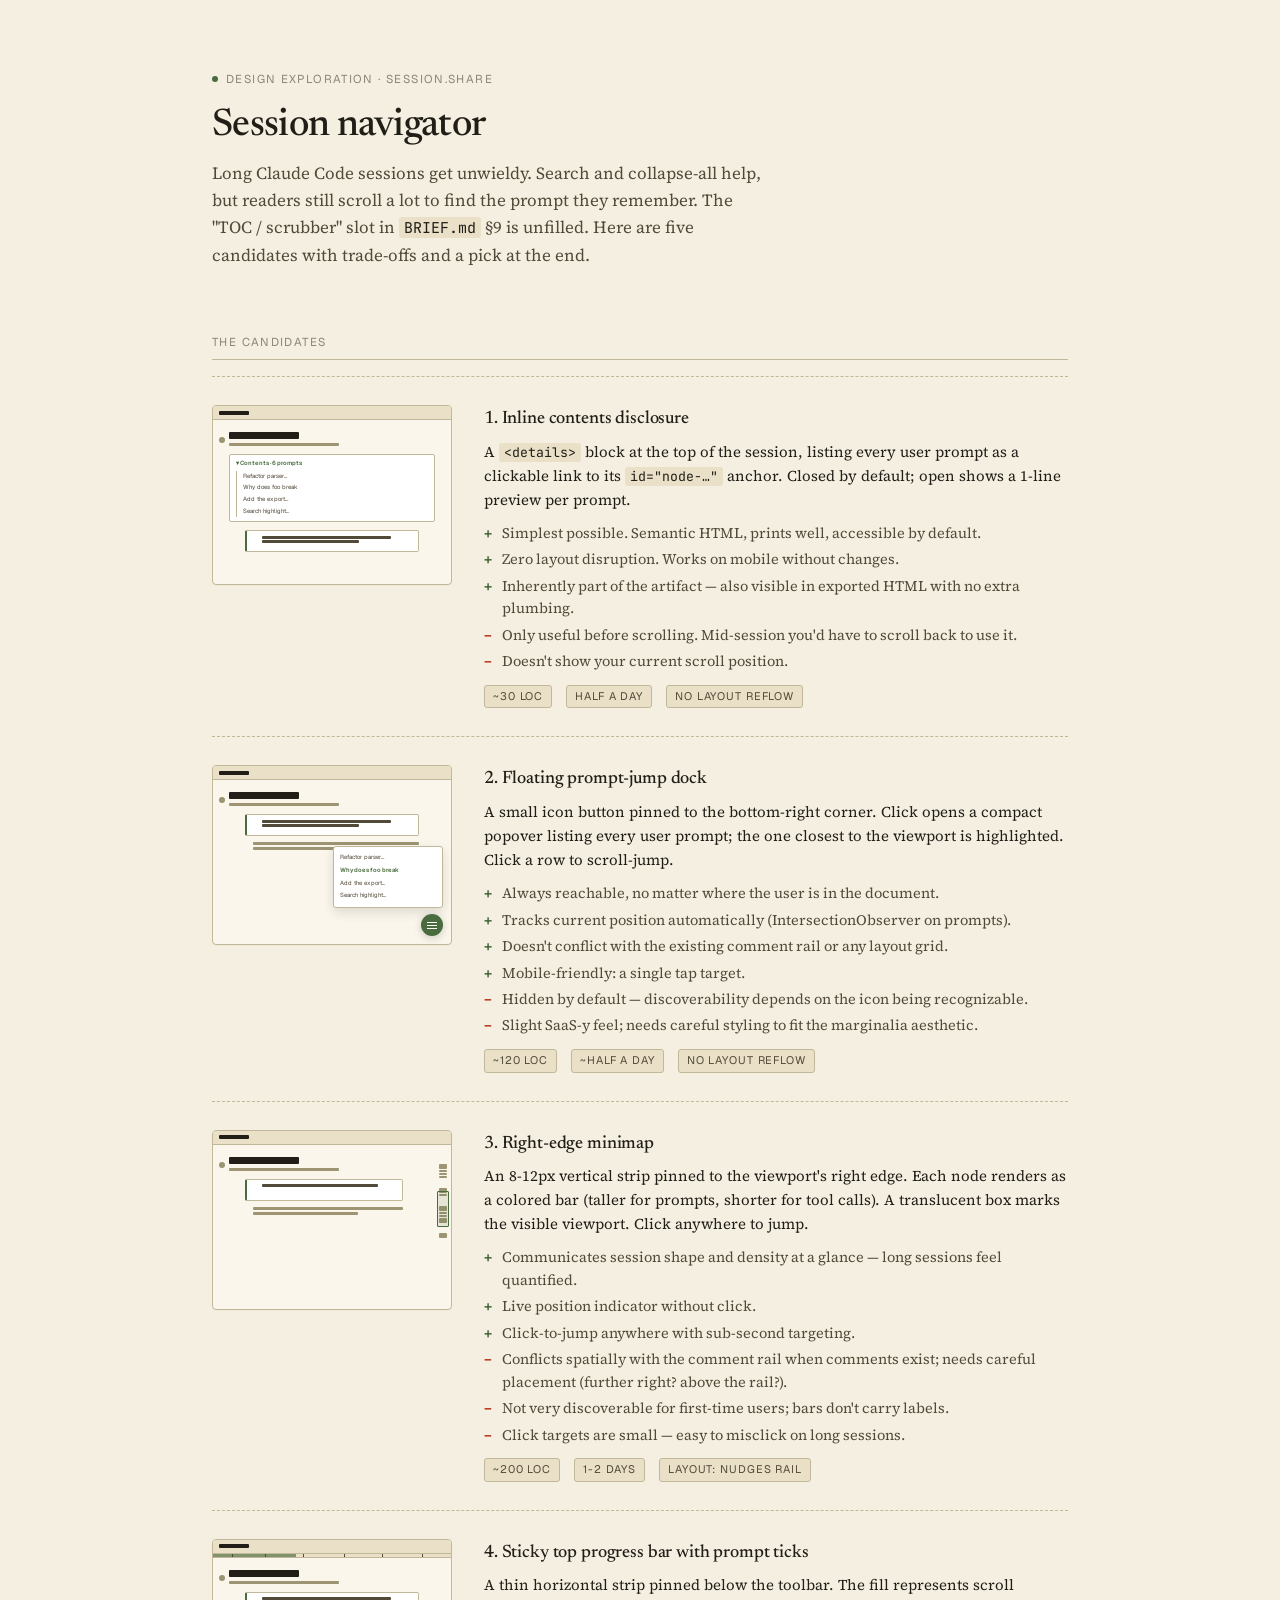
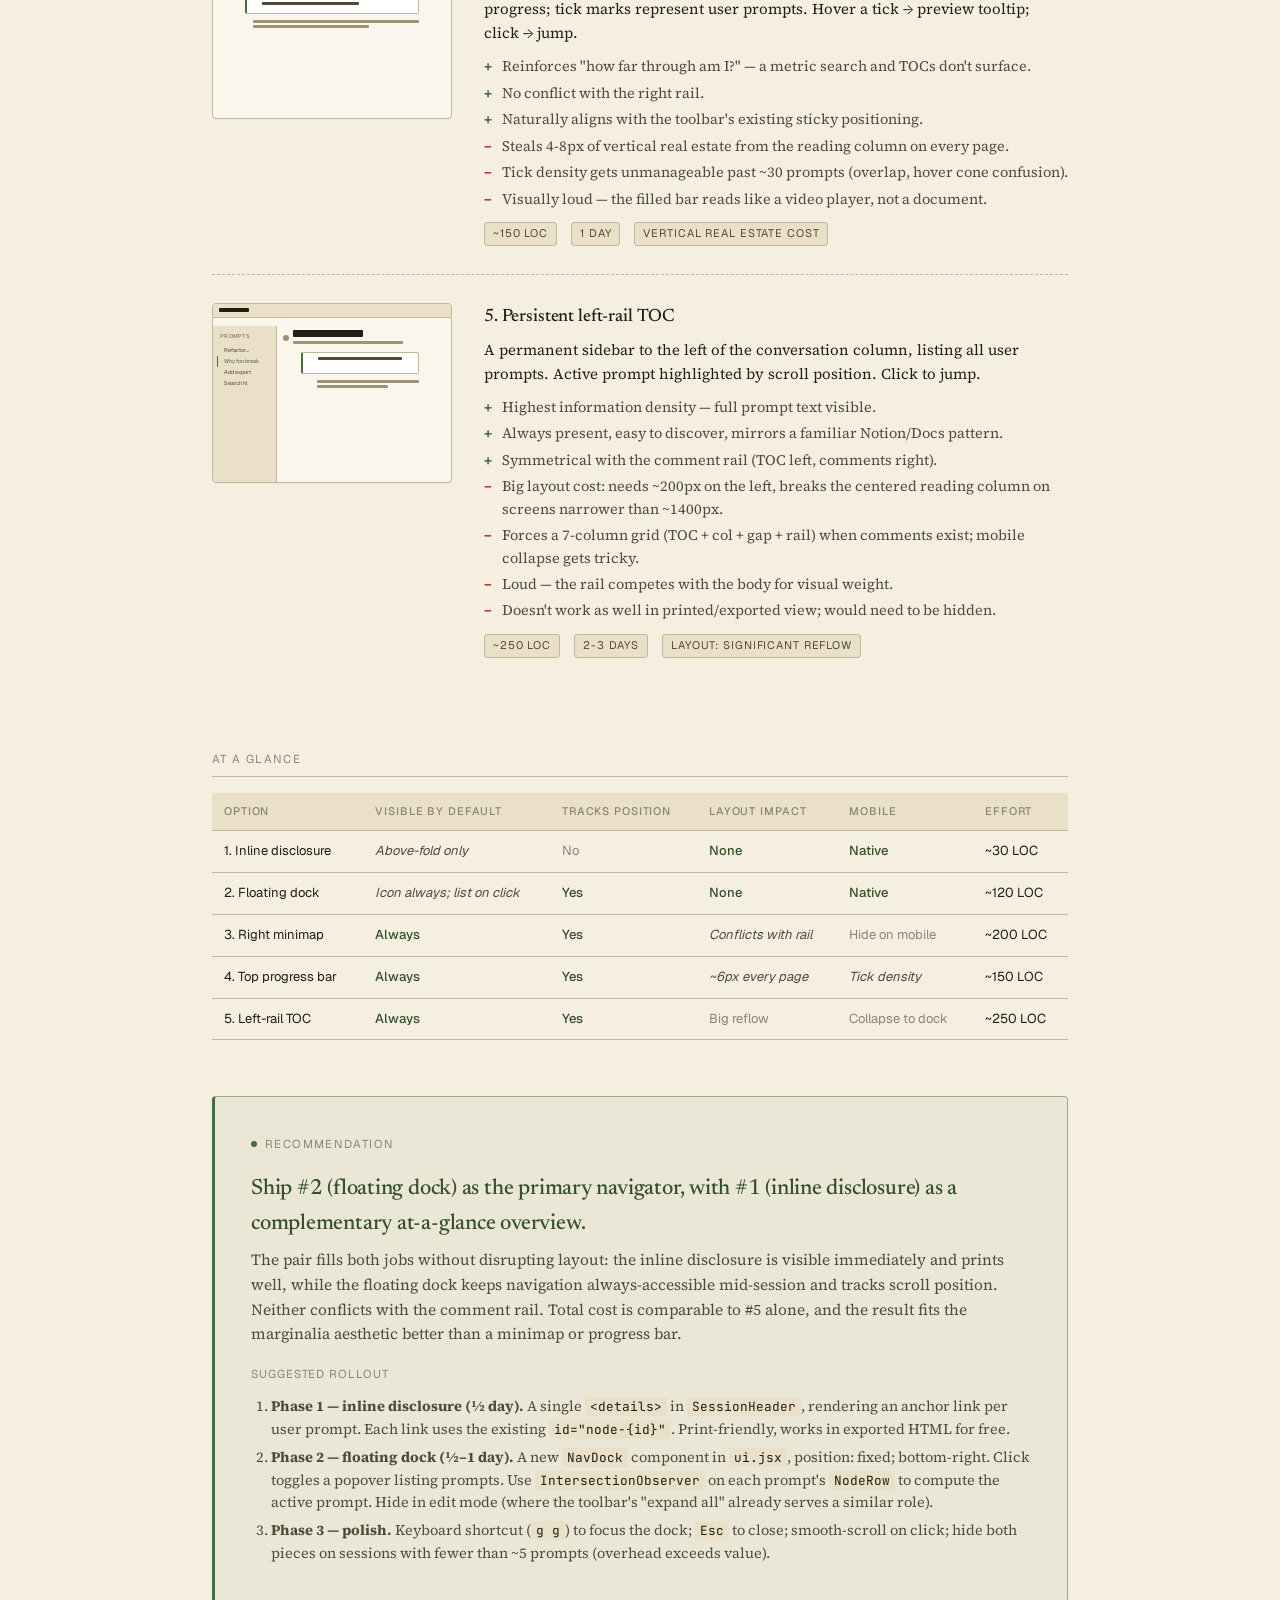
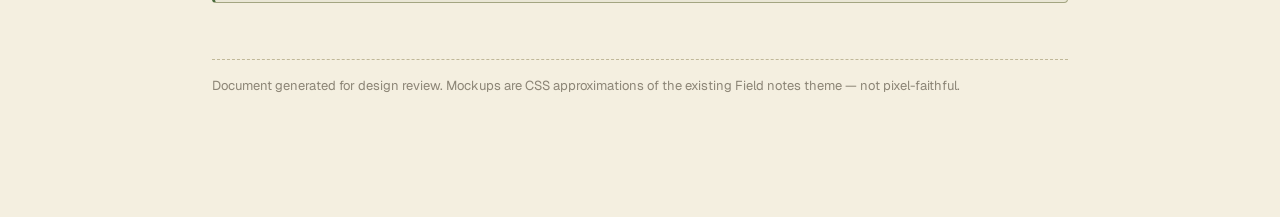
<file: docs/scrubber-options.html>
<!DOCTYPE html>
<html lang="en">
<head>
<meta charset="utf-8">
<meta name="viewport" content="width=device-width,initial-scale=1">
<title>Session navigator — design options</title>
<style>
  @import url('https://fonts.googleapis.com/css2?family=Newsreader:wght@400;500;600&family=Source+Serif+4:wght@400;500;600&family=Geist:wght@400;500;600&family=JetBrains+Mono:wght@400;500&display=swap');

  :root {
    --paper:   #F4EFE0;
    --paper-2: #E9E0C7;
    --ink:     #211E18;
    --ink-2:   #524A38;
    --muted:   #8C8576;
    --rule:    #C0B898;
    --rule-2:  #9C9472;
    --accent:  #4A6B3D;
    --accent-2: #36502B;
    --error:   #B53A1F;
  }

  * { box-sizing: border-box; }
  html, body { margin: 0; padding: 0; }
  body {
    background: var(--paper);
    color: var(--ink);
    font-family: "Source Serif 4", Georgia, serif;
    font-size: 16px;
    line-height: 1.6;
    -webkit-font-smoothing: antialiased;
  }

  .page {
    max-width: 920px;
    margin: 0 auto;
    padding: 64px 32px 120px;
  }

  .eyebrow {
    display: inline-flex;
    align-items: center;
    gap: 8px;
    font-family: "Geist", system-ui, sans-serif;
    font-size: 11.5px;
    text-transform: uppercase;
    letter-spacing: 0.12em;
    color: var(--muted);
    margin-bottom: 18px;
  }
  .eyebrow-dot { width: 6px; height: 6px; border-radius: 50%; background: var(--accent); }

  h1 {
    font-family: "Newsreader", Georgia, serif;
    font-weight: 500;
    font-size: 38px;
    line-height: 1.1;
    letter-spacing: -0.018em;
    margin: 0 0 12px;
  }
  h2 {
    font-family: "Newsreader", Georgia, serif;
    font-weight: 500;
    font-size: 22px;
    letter-spacing: -0.012em;
    margin: 0 0 8px;
  }
  h3 {
    font-family: "Newsreader", Georgia, serif;
    font-weight: 500;
    font-size: 18px;
    letter-spacing: -0.008em;
    margin: 0 0 4px;
  }

  .lede {
    font-size: 17px;
    color: var(--ink-2);
    max-width: 62ch;
    margin: 0 0 56px;
  }
  .section-head {
    font-family: "Geist", system-ui, sans-serif;
    font-size: 11.5px;
    text-transform: uppercase;
    letter-spacing: 0.12em;
    color: var(--muted);
    margin: 64px 0 16px;
    padding-bottom: 8px;
    border-bottom: 1px solid var(--rule);
  }

  .option {
    display: grid;
    grid-template-columns: 240px 1fr;
    gap: 32px;
    padding: 28px 0;
    border-top: 1px dashed var(--rule);
    align-items: start;
  }
  .option:first-of-type { border-top: 0; padding-top: 8px; }

  .option-body p { margin: 6px 0 10px; font-size: 15px; }
  .option-body .meta {
    display: flex;
    flex-wrap: wrap;
    gap: 14px;
    margin-top: 12px;
    font-family: "Geist", system-ui, sans-serif;
    font-size: 11px;
    color: var(--muted);
    text-transform: uppercase;
    letter-spacing: 0.08em;
  }
  .meta .pill {
    padding: 2px 8px;
    background: var(--paper-2);
    border: 1px solid var(--rule);
    border-radius: 3px;
    color: var(--ink-2);
  }

  ul.pros, ul.cons {
    list-style: none;
    padding: 0;
    margin: 4px 0;
    font-size: 14.5px;
    line-height: 1.55;
    color: var(--ink-2);
  }
  ul.pros li, ul.cons li {
    position: relative;
    padding-left: 18px;
    margin: 4px 0;
  }
  ul.pros li::before {
    content: "+"; position: absolute; left: 0; top: 0;
    color: var(--accent); font-weight: 600; font-family: "Geist", sans-serif;
  }
  ul.cons li::before {
    content: "−"; position: absolute; left: 0; top: 0;
    color: var(--error); font-weight: 600; font-family: "Geist", sans-serif;
  }

  /* Mockup chrome — emulates the app's 3-column reading shape */
  .mockup {
    width: 240px;
    height: 180px;
    background: #FAF6EC;
    border: 1px solid var(--rule);
    border-radius: 4px;
    position: relative;
    overflow: hidden;
    box-shadow: 0 1px 0 rgba(0,0,0,0.02);
  }
  .mockup .toolbar {
    position: absolute; top: 0; left: 0; right: 0;
    height: 14px;
    background: var(--paper-2);
    border-bottom: 1px solid var(--rule);
    display: flex;
    align-items: center;
    padding: 0 6px;
  }
  .mockup .brand {
    width: 30px; height: 4px;
    background: var(--ink);
    border-radius: 1px;
  }
  .mockup .stage {
    position: absolute;
    top: 22px; left: 0; right: 0; bottom: 0;
    padding: 0 16px;
  }
  .mockup .ttl { width: 70px; height: 7px; background: var(--ink); border-radius: 1px; margin: 4px 0; }
  .mockup .meta-line { width: 110px; height: 3px; background: var(--rule-2); border-radius: 1px; margin-bottom: 8px; }
  .mockup .prompt {
    width: calc(100% - 32px);
    margin-left: 16px;
    height: 22px;
    background: white;
    border: 1px solid var(--rule);
    border-left: 2px solid var(--accent);
    border-radius: 2px;
    padding: 3px 5px;
  }
  .mockup .prompt-text { width: 80%; height: 3px; background: var(--ink-2); border-radius: 1px; margin: 1.5px 0; }
  .mockup .prompt-text.short { width: 60%; }
  .mockup .reply {
    width: calc(100% - 40px);
    margin: 6px 0 6px 24px;
  }
  .mockup .reply-line { width: 100%; height: 3px; background: var(--rule-2); border-radius: 1px; margin: 2px 0; }
  .mockup .reply-line.short { width: 70%; }
  .mockup .avatar {
    position: absolute;
    width: 6px; height: 6px;
    border-radius: 50%;
    background: var(--rule-2);
  }

  /* mock 1 — inline contents disclosure */
  .mock-1 .toc {
    margin: 4px 0 8px;
    padding: 4px 6px;
    background: white;
    border: 1px solid var(--rule);
    border-radius: 2px;
    font-family: "Geist", sans-serif;
    font-size: 6px;
    color: var(--ink-2);
  }
  .mock-1 .toc-head { font-weight: 600; color: var(--accent); margin-bottom: 2px; }
  .mock-1 .toc-item { padding: 1px 0 1px 6px; border-left: 1px solid var(--rule); }

  /* mock 2 — floating dock */
  .mock-2 .fab {
    position: absolute;
    bottom: 8px; right: 8px;
    width: 22px; height: 22px;
    border-radius: 50%;
    background: var(--accent);
    box-shadow: 0 2px 8px rgba(0,0,0,0.18);
    display: flex; align-items: center; justify-content: center;
  }
  .mock-2 .fab::before {
    content: "";
    width: 10px; height: 1.5px;
    background: white;
    box-shadow: 0 -3px 0 white, 0 3px 0 white;
  }
  .mock-2 .popover {
    position: absolute;
    bottom: 36px; right: 8px;
    width: 110px;
    background: white;
    border: 1px solid var(--rule);
    border-radius: 3px;
    box-shadow: 0 4px 12px rgba(0,0,0,0.12);
    padding: 5px 6px;
    font-family: "Geist", sans-serif;
    font-size: 6px;
  }
  .mock-2 .popover .row { padding: 1.5px 0; color: var(--ink-2); }
  .mock-2 .popover .row.active { color: var(--accent); font-weight: 600; }

  /* mock 3 — right minimap */
  .mock-3 .minimap {
    position: absolute;
    top: 22px; bottom: 4px; right: 4px;
    width: 8px;
    display: flex;
    flex-direction: column;
    gap: 1px;
    padding: 2px 0;
  }
  .mock-3 .minimap .seg {
    width: 100%;
    background: var(--rule-2);
    border-radius: 1px;
  }
  .mock-3 .minimap .seg.prompt { background: var(--accent); height: 4px; }
  .mock-3 .minimap .seg.tool { height: 2px; }
  .mock-3 .minimap .seg.text { height: 5px; }
  .mock-3 .viewport {
    position: absolute;
    right: 2px;
    width: 12px;
    height: 36px;
    top: 60px;
    border: 1px solid var(--accent);
    background: color-mix(in srgb, var(--accent) 12%, transparent);
    border-radius: 1px;
  }

  /* mock 4 — top progress bar */
  .mock-4 .progress {
    position: absolute;
    top: 14px; left: 0; right: 0;
    height: 4px;
    background: var(--paper-2);
    border-bottom: 1px solid var(--rule);
  }
  .mock-4 .progress::before {
    content: "";
    position: absolute;
    top: 0; bottom: 0; left: 0;
    width: 35%;
    background: color-mix(in srgb, var(--accent) 65%, transparent);
  }
  .mock-4 .progress .tick {
    position: absolute;
    top: 0; bottom: 0;
    width: 1px;
    background: var(--ink-2);
  }
  .mock-4 .stage { top: 26px; }

  /* mock 5 — left rail TOC */
  .mock-5 .rail {
    position: absolute;
    top: 22px; bottom: 0; left: 0;
    width: 64px;
    background: var(--paper-2);
    border-right: 1px solid var(--rule);
    padding: 6px 4px;
    font-family: "Geist", sans-serif;
    font-size: 5.5px;
    color: var(--ink-2);
  }
  .mock-5 .rail-head { color: var(--muted); font-weight: 600; text-transform: uppercase; letter-spacing: 0.05em; margin-bottom: 4px; padding-left: 3px; }
  .mock-5 .rail-item { padding: 2px 4px 2px 6px; line-height: 1.3; border-left: 1px solid transparent; }
  .mock-5 .rail-item.active { border-left-color: var(--accent); color: var(--accent); }
  .mock-5 .stage { left: 64px; }
  .mock-5 .prompt { width: calc(100% - 24px); margin-left: 8px; }

  /* comparison table */
  table.compare {
    width: 100%;
    border-collapse: collapse;
    margin: 16px 0 24px;
    font-family: "Geist", system-ui, sans-serif;
    font-size: 13px;
  }
  .compare th, .compare td {
    text-align: left;
    padding: 10px 12px;
    border-bottom: 1px solid var(--rule);
    vertical-align: top;
  }
  .compare th {
    font-weight: 500;
    color: var(--muted);
    text-transform: uppercase;
    font-size: 11px;
    letter-spacing: 0.08em;
    background: var(--paper-2);
  }
  .compare td.dim { color: var(--muted); }
  .compare .yes { color: var(--accent-2); font-weight: 500; }
  .compare .no { color: var(--muted); }
  .compare .partial { color: var(--ink-2); font-style: italic; }

  /* recommendation block */
  .recommendation {
    margin-top: 56px;
    padding: 32px 36px;
    background: color-mix(in srgb, var(--accent) 6%, var(--paper));
    border: 1px solid color-mix(in srgb, var(--accent) 25%, var(--rule));
    border-left: 3px solid var(--accent);
    border-radius: 4px;
  }
  .recommendation .pick {
    font-family: "Newsreader", Georgia, serif;
    font-weight: 500;
    font-size: 22px;
    color: var(--accent-2);
    margin: 0 0 6px;
    letter-spacing: -0.01em;
  }
  .recommendation .why {
    font-size: 15.5px;
    color: var(--ink-2);
    margin: 0 0 14px;
  }
  .recommendation ol {
    margin: 8px 0 0;
    padding-left: 20px;
    font-size: 14.5px;
    color: var(--ink-2);
    line-height: 1.55;
  }
  .recommendation ol li { margin: 6px 0; }

  code {
    font-family: "JetBrains Mono", monospace;
    font-size: 0.88em;
    background: var(--paper-2);
    padding: 1px 5px;
    border-radius: 3px;
    color: var(--ink);
  }

  .footnote {
    margin-top: 56px;
    padding-top: 16px;
    border-top: 1px dashed var(--rule);
    font-size: 13px;
    color: var(--muted);
    font-family: "Geist", system-ui, sans-serif;
  }
</style>
</head>
<body>
<div class="page">
  <div class="eyebrow"><span class="eyebrow-dot"></span><span>Design exploration · session.share</span></div>

  <h1>Session navigator</h1>
  <p class="lede">Long Claude Code sessions get unwieldy. Search and collapse-all help, but readers still scroll a lot to find the prompt they remember. The "TOC / scrubber" slot in <code>BRIEF.md</code> §9 is unfilled. Here are five candidates with trade-offs and a pick at the end.</p>

  <div class="section-head">The candidates</div>

  <!-- Option 1 -->
  <div class="option">
    <div class="mockup mock-1">
      <div class="toolbar"><div class="brand"></div></div>
      <div class="stage">
        <div class="ttl"></div>
        <div class="meta-line"></div>
        <div class="toc">
          <div class="toc-head">▾ Contents · 6 prompts</div>
          <div class="toc-item">Refactor parser…</div>
          <div class="toc-item">Why does foo break</div>
          <div class="toc-item">Add the export…</div>
          <div class="toc-item">Search highlight…</div>
        </div>
        <div class="prompt">
          <div class="avatar" style="left:6px;top:9px"></div>
          <div class="prompt-text" style="margin-left:10px"></div>
          <div class="prompt-text short" style="margin-left:10px"></div>
        </div>
      </div>
    </div>
    <div class="option-body">
      <h3>1. Inline contents disclosure</h3>
      <p>A <code>&lt;details&gt;</code> block at the top of the session, listing every user prompt as a clickable link to its <code>id="node-…"</code> anchor. Closed by default; open shows a 1-line preview per prompt.</p>
      <ul class="pros">
        <li>Simplest possible. Semantic HTML, prints well, accessible by default.</li>
        <li>Zero layout disruption. Works on mobile without changes.</li>
        <li>Inherently part of the artifact — also visible in exported HTML with no extra plumbing.</li>
      </ul>
      <ul class="cons">
        <li>Only useful before scrolling. Mid-session you'd have to scroll back to use it.</li>
        <li>Doesn't show your current scroll position.</li>
      </ul>
      <div class="meta">
        <span class="pill">~30 LOC</span>
        <span class="pill">half a day</span>
        <span class="pill">no layout reflow</span>
      </div>
    </div>
  </div>

  <!-- Option 2 -->
  <div class="option">
    <div class="mockup mock-2">
      <div class="toolbar"><div class="brand"></div></div>
      <div class="stage">
        <div class="ttl"></div>
        <div class="meta-line"></div>
        <div class="prompt">
          <div class="avatar" style="left:6px;top:9px"></div>
          <div class="prompt-text" style="margin-left:10px"></div>
          <div class="prompt-text short" style="margin-left:10px"></div>
        </div>
        <div class="reply">
          <div class="reply-line"></div>
          <div class="reply-line short"></div>
        </div>
      </div>
      <div class="popover">
        <div class="row">Refactor parser…</div>
        <div class="row active">Why does foo break</div>
        <div class="row">Add the export…</div>
        <div class="row">Search highlight…</div>
      </div>
      <div class="fab"></div>
    </div>
    <div class="option-body">
      <h3>2. Floating prompt-jump dock</h3>
      <p>A small icon button pinned to the bottom-right corner. Click opens a compact popover listing every user prompt; the one closest to the viewport is highlighted. Click a row to scroll-jump.</p>
      <ul class="pros">
        <li>Always reachable, no matter where the user is in the document.</li>
        <li>Tracks current position automatically (IntersectionObserver on prompts).</li>
        <li>Doesn't conflict with the existing comment rail or any layout grid.</li>
        <li>Mobile-friendly: a single tap target.</li>
      </ul>
      <ul class="cons">
        <li>Hidden by default — discoverability depends on the icon being recognizable.</li>
        <li>Slight SaaS-y feel; needs careful styling to fit the marginalia aesthetic.</li>
      </ul>
      <div class="meta">
        <span class="pill">~120 LOC</span>
        <span class="pill">~half a day</span>
        <span class="pill">no layout reflow</span>
      </div>
    </div>
  </div>

  <!-- Option 3 -->
  <div class="option">
    <div class="mockup mock-3">
      <div class="toolbar"><div class="brand"></div></div>
      <div class="stage" style="right: 16px;">
        <div class="ttl"></div>
        <div class="meta-line"></div>
        <div class="prompt">
          <div class="avatar" style="left:6px;top:9px"></div>
          <div class="prompt-text" style="margin-left:10px"></div>
        </div>
        <div class="reply">
          <div class="reply-line"></div>
          <div class="reply-line short"></div>
        </div>
      </div>
      <div class="minimap">
        <div class="seg prompt"></div>
        <div class="seg text"></div>
        <div class="seg tool"></div>
        <div class="seg tool"></div>
        <div class="seg tool"></div>
        <div class="seg prompt"></div>
        <div class="seg text"></div>
        <div class="seg tool"></div>
        <div class="seg prompt"></div>
        <div class="seg text"></div>
        <div class="seg tool"></div>
        <div class="seg tool"></div>
        <div class="seg text"></div>
        <div class="seg prompt"></div>
        <div class="seg text"></div>
      </div>
      <div class="viewport"></div>
    </div>
    <div class="option-body">
      <h3>3. Right-edge minimap</h3>
      <p>An 8-12px vertical strip pinned to the viewport's right edge. Each node renders as a colored bar (taller for prompts, shorter for tool calls). A translucent box marks the visible viewport. Click anywhere to jump.</p>
      <ul class="pros">
        <li>Communicates session shape and density at a glance — long sessions feel quantified.</li>
        <li>Live position indicator without click.</li>
        <li>Click-to-jump anywhere with sub-second targeting.</li>
      </ul>
      <ul class="cons">
        <li>Conflicts spatially with the comment rail when comments exist; needs careful placement (further right? above the rail?).</li>
        <li>Not very discoverable for first-time users; bars don't carry labels.</li>
        <li>Click targets are small — easy to misclick on long sessions.</li>
      </ul>
      <div class="meta">
        <span class="pill">~200 LOC</span>
        <span class="pill">1-2 days</span>
        <span class="pill">layout: nudges rail</span>
      </div>
    </div>
  </div>

  <!-- Option 4 -->
  <div class="option">
    <div class="mockup mock-4">
      <div class="toolbar"><div class="brand"></div></div>
      <div class="progress">
        <div class="tick" style="left:8%"></div>
        <div class="tick" style="left:22%"></div>
        <div class="tick" style="left:38%"></div>
        <div class="tick" style="left:55%"></div>
        <div class="tick" style="left:71%"></div>
        <div class="tick" style="left:88%"></div>
      </div>
      <div class="stage">
        <div class="ttl"></div>
        <div class="meta-line"></div>
        <div class="prompt">
          <div class="avatar" style="left:6px;top:9px"></div>
          <div class="prompt-text" style="margin-left:10px"></div>
          <div class="prompt-text short" style="margin-left:10px"></div>
        </div>
        <div class="reply">
          <div class="reply-line"></div>
          <div class="reply-line short"></div>
        </div>
      </div>
    </div>
    <div class="option-body">
      <h3>4. Sticky top progress bar with prompt ticks</h3>
      <p>A thin horizontal strip pinned below the toolbar. The fill represents scroll progress; tick marks represent user prompts. Hover a tick → preview tooltip; click → jump.</p>
      <ul class="pros">
        <li>Reinforces "how far through am I?" — a metric search and TOCs don't surface.</li>
        <li>No conflict with the right rail.</li>
        <li>Naturally aligns with the toolbar's existing sticky positioning.</li>
      </ul>
      <ul class="cons">
        <li>Steals 4-8px of vertical real estate from the reading column on every page.</li>
        <li>Tick density gets unmanageable past ~30 prompts (overlap, hover cone confusion).</li>
        <li>Visually loud — the filled bar reads like a video player, not a document.</li>
      </ul>
      <div class="meta">
        <span class="pill">~150 LOC</span>
        <span class="pill">1 day</span>
        <span class="pill">vertical real estate cost</span>
      </div>
    </div>
  </div>

  <!-- Option 5 -->
  <div class="option">
    <div class="mockup mock-5">
      <div class="toolbar"><div class="brand"></div></div>
      <div class="rail">
        <div class="rail-head">PROMPTS</div>
        <div class="rail-item">Refactor…</div>
        <div class="rail-item active">Why foo break</div>
        <div class="rail-item">Add export</div>
        <div class="rail-item">Search hl</div>
      </div>
      <div class="stage">
        <div class="ttl"></div>
        <div class="meta-line"></div>
        <div class="prompt">
          <div class="avatar" style="left:6px;top:9px"></div>
          <div class="prompt-text" style="margin-left:10px"></div>
        </div>
        <div class="reply">
          <div class="reply-line"></div>
          <div class="reply-line short"></div>
        </div>
      </div>
    </div>
    <div class="option-body">
      <h3>5. Persistent left-rail TOC</h3>
      <p>A permanent sidebar to the left of the conversation column, listing all user prompts. Active prompt highlighted by scroll position. Click to jump.</p>
      <ul class="pros">
        <li>Highest information density — full prompt text visible.</li>
        <li>Always present, easy to discover, mirrors a familiar Notion/Docs pattern.</li>
        <li>Symmetrical with the comment rail (TOC left, comments right).</li>
      </ul>
      <ul class="cons">
        <li>Big layout cost: needs ~200px on the left, breaks the centered reading column on screens narrower than ~1400px.</li>
        <li>Forces a 7-column grid (TOC + col + gap + rail) when comments exist; mobile collapse gets tricky.</li>
        <li>Loud — the rail competes with the body for visual weight.</li>
        <li>Doesn't work as well in printed/exported view; would need to be hidden.</li>
      </ul>
      <div class="meta">
        <span class="pill">~250 LOC</span>
        <span class="pill">2-3 days</span>
        <span class="pill">layout: significant reflow</span>
      </div>
    </div>
  </div>

  <div class="section-head">At a glance</div>

  <table class="compare">
    <thead>
      <tr>
        <th>Option</th>
        <th>Visible by default</th>
        <th>Tracks position</th>
        <th>Layout impact</th>
        <th>Mobile</th>
        <th>Effort</th>
      </tr>
    </thead>
    <tbody>
      <tr>
        <td>1. Inline disclosure</td>
        <td class="partial">Above-fold only</td>
        <td class="no">No</td>
        <td class="yes">None</td>
        <td class="yes">Native</td>
        <td>~30 LOC</td>
      </tr>
      <tr>
        <td>2. Floating dock</td>
        <td class="partial">Icon always; list on click</td>
        <td class="yes">Yes</td>
        <td class="yes">None</td>
        <td class="yes">Native</td>
        <td>~120 LOC</td>
      </tr>
      <tr>
        <td>3. Right minimap</td>
        <td class="yes">Always</td>
        <td class="yes">Yes</td>
        <td class="partial">Conflicts with rail</td>
        <td class="no">Hide on mobile</td>
        <td>~200 LOC</td>
      </tr>
      <tr>
        <td>4. Top progress bar</td>
        <td class="yes">Always</td>
        <td class="yes">Yes</td>
        <td class="partial">~6px every page</td>
        <td class="partial">Tick density</td>
        <td>~150 LOC</td>
      </tr>
      <tr>
        <td>5. Left-rail TOC</td>
        <td class="yes">Always</td>
        <td class="yes">Yes</td>
        <td class="no">Big reflow</td>
        <td class="no">Collapse to dock</td>
        <td>~250 LOC</td>
      </tr>
    </tbody>
  </table>

  <div class="recommendation">
    <div class="eyebrow"><span class="eyebrow-dot"></span><span>Recommendation</span></div>
    <p class="pick">Ship #2 (floating dock) as the primary navigator, with #1 (inline disclosure) as a complementary at-a-glance overview.</p>
    <p class="why">The pair fills both jobs without disrupting layout: the inline disclosure is visible immediately and prints well, while the floating dock keeps navigation always-accessible mid-session and tracks scroll position. Neither conflicts with the comment rail. Total cost is comparable to #5 alone, and the result fits the marginalia aesthetic better than a minimap or progress bar.</p>

    <p style="margin-top:18px;font-family:Geist,sans-serif;font-size:11.5px;text-transform:uppercase;letter-spacing:0.08em;color:var(--muted);">Suggested rollout</p>
    <ol>
      <li><strong>Phase 1 — inline disclosure (½ day).</strong> A single <code>&lt;details&gt;</code> in <code>SessionHeader</code>, rendering an anchor link per user prompt. Each link uses the existing <code>id="node-{id}"</code>. Print-friendly, works in exported HTML for free.</li>
      <li><strong>Phase 2 — floating dock (½–1 day).</strong> A new <code>NavDock</code> component in <code>ui.jsx</code>, position: fixed; bottom-right. Click toggles a popover listing prompts. Use <code>IntersectionObserver</code> on each prompt's <code>NodeRow</code> to compute the active prompt. Hide in edit mode (where the toolbar's "expand all" already serves a similar role).</li>
      <li><strong>Phase 3 — polish.</strong> Keyboard shortcut (<code>g g</code>) to focus the dock; <code>Esc</code> to close; smooth-scroll on click; hide both pieces on sessions with fewer than ~5 prompts (overhead exceeds value).</li>
    </ol>
  </div>

  <div class="footnote">
    Document generated for design review. Mockups are CSS approximations of the existing Field notes theme — not pixel-faithful.
  </div>
</div>
</body>
</html>
</file>
